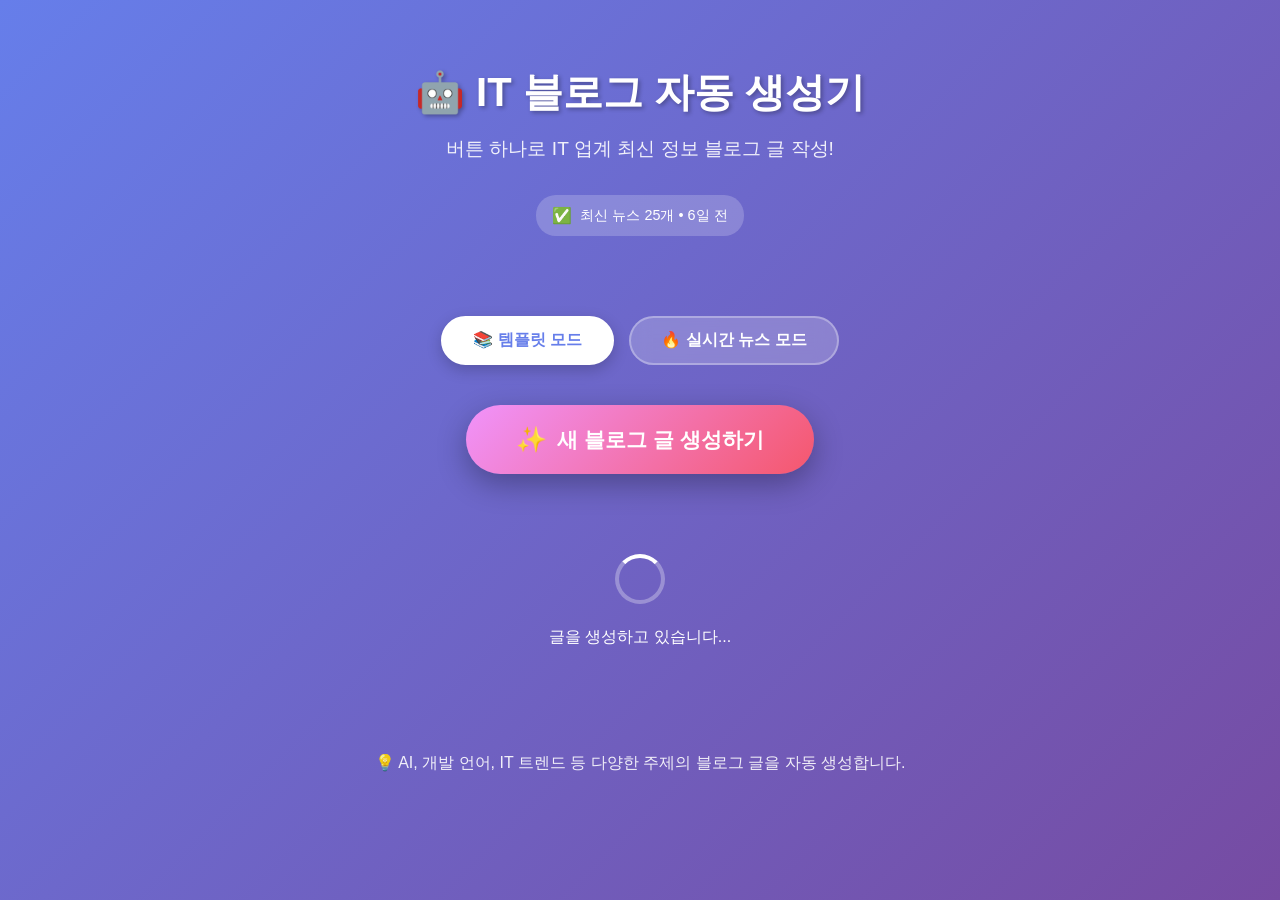
<file: index.html>
<!DOCTYPE html>
<html lang="ko">
<head>
    <meta charset="UTF-8">
    <meta name="viewport" content="width=device-width, initial-scale=1.0">
    <title>IT 블로그 자동 생성기 - 티스토리 글쓰기 도우미</title>
    <link rel="stylesheet" href="style.css">
</head>
<body>
    <div class="container">
        <header>
            <h1>🤖 IT 블로그 자동 생성기</h1>
            <p class="subtitle">버튼 하나로 IT 업계 최신 정보 블로그 글 작성!</p>
            <div class="news-status" id="newsStatus" title="클릭하여 뉴스 새로고침">
                <span class="status-icon">📡</span>
                <span class="status-text">최신 뉴스 로딩 중...</span>
            </div>
        </header>

        <div class="mode-selector">
            <button class="mode-btn active" data-mode="template">
                📚 템플릿 모드
            </button>
            <button class="mode-btn" data-mode="news">
                🔥 실시간 뉴스 모드
            </button>
        </div>

        <div class="button-container">
            <button id="generateBtn" class="generate-btn">
                <span class="btn-icon">✨</span>
                <span class="btn-text">새 블로그 글 생성하기</span>
            </button>
            <button id="updateNewsBtn" class="update-btn" style="display: none;">
                🔄 뉴스 업데이트
            </button>
        </div>

        <div id="newsPreview" class="news-preview" style="display: none;">
            <h3>📰 최근 IT 뉴스</h3>
            <div id="newsList" class="news-list"></div>
        </div>

        <div id="loading" class="loading" style="display: none;">
            <div class="spinner"></div>
            <p>글을 생성하고 있습니다...</p>
        </div>

        <div id="result" class="result-container" style="display: none;">
            <div class="result-header">
                <h2>생성된 블로그 글</h2>
                <div class="action-buttons">
                    <button id="copyBtn" class="action-btn">
                        📋 복사하기
                    </button>
                    <button id="downloadBtn" class="action-btn">
                        💾 다운로드
                    </button>
                </div>
            </div>

            <div class="blog-post">
                <div class="post-meta">
                    <span class="category" id="category"></span>
                    <span class="date" id="date"></span>
                </div>
                <h3 class="post-title" id="postTitle"></h3>
                <div class="post-content" id="postContent"></div>
                <div class="post-tags" id="postTags"></div>
            </div>
        </div>

        <footer>
            <p>💡 AI, 개발 언어, IT 트렌드 등 다양한 주제의 블로그 글을 자동 생성합니다.</p>
        </footer>
    </div>

    <div id="toast" class="toast"></div>

    <script src="script.js"></script>
</body>
</html>
</file>
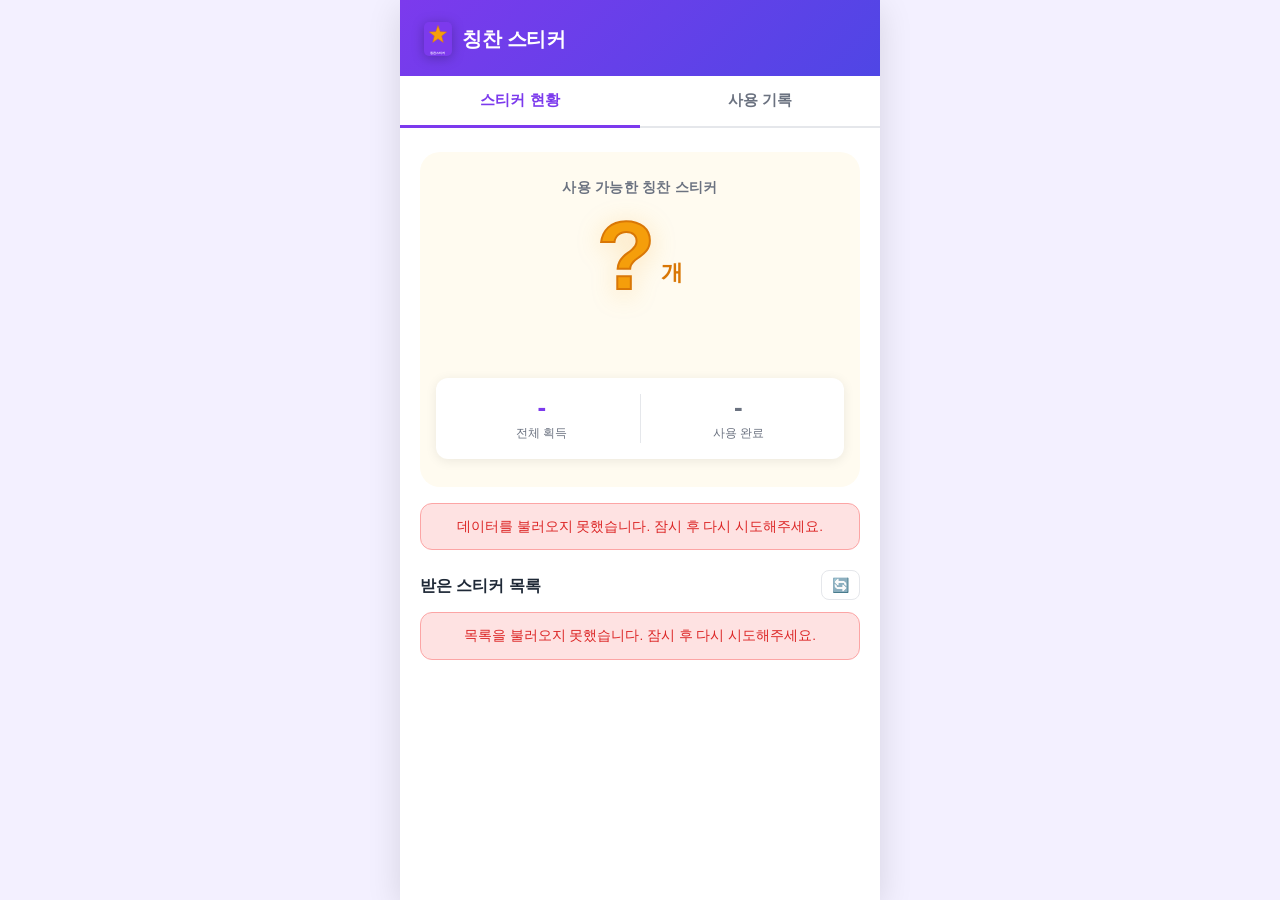
<file: sticker/index.html>
<!DOCTYPE html>
<html lang="ko">
<head>
  <meta charset="UTF-8">
  <meta name="viewport" content="width=device-width, initial-scale=1.0, maximum-scale=1.0, user-scalable=no">
  <title>칭찬 스티커</title>
  <link rel="icon" href="icon.svg" type="image/svg+xml">
  <link rel="manifest" href="manifest.json">
  <meta name="theme-color" content="#7C3AED">
  <meta name="mobile-web-app-capable" content="yes">
  <meta name="apple-mobile-web-app-capable" content="yes">
  <meta name="apple-mobile-web-app-title" content="칭찬스티커">
  <link rel="stylesheet" href="user.css">
</head>
<body>
  <div class="page">

    <header class="user-header">
      <div class="user-header-title">
        <img src="icon.svg" alt="칭찬스티커" class="user-header-icon-img">
        <span>칭찬 스티커</span>
      </div>
      <button id="header-install-btn" class="header-install-btn" style="display:none">
        ⬇ 설치
      </button>
    </header>

    <!-- 설치 배너 -->
    <div id="install-banner" style="display:none">
      <div class="install-banner-inner">
        <img src="icon.svg" alt="" class="install-banner-icon">
        <div class="install-banner-text">
          <strong>홈 화면에 앱으로 설치</strong>
          <span>더 빠르게 칭찬 스티커를 확인하세요</span>
        </div>
        <button id="install-btn" class="install-confirm-btn">설치</button>
        <button id="install-dismiss-btn" class="install-dismiss-btn">✕</button>
      </div>
    </div>

    <!-- 탭 바 -->
    <div class="user-tab-bar">
      <button class="user-tab-btn active" data-tab="status">스티커 현황</button>
      <button class="user-tab-btn" data-tab="history">사용 기록</button>
    </div>

    <main class="user-main">

      <!-- ── 탭 1: 스티커 현황 ── -->
      <div class="user-tab-pane" id="user-pane-status">
        <div class="status-card">
          <p class="status-label">사용 가능한 칭찬 스티커</p>
          <div class="status-big">
            <span class="status-number" id="available-count">·</span>
            <span class="status-unit">개</span>
          </div>
          <div class="star-display" id="star-display"></div>
          <div class="status-sub">
            <div class="status-sub-item">
              <span class="sub-num" id="total-count">-</span>
              <span class="sub-label">전체 획득</span>
            </div>
            <div class="status-sub-divider"></div>
            <div class="status-sub-item">
              <span class="sub-num used" id="used-count">-</span>
              <span class="sub-label">사용 완료</span>
            </div>
          </div>
        </div>

        <div class="error-banner" id="status-error" style="display:none">
          데이터를 불러오지 못했습니다. 잠시 후 다시 시도해주세요.
        </div>

        <div class="unused-section">
          <div class="unused-header">
            <h2 class="unused-title">받은 스티커 목록</h2>
            <button class="refresh-btn" id="unused-refresh-btn">🔄</button>
          </div>
          <div id="unused-list">
            <p class="loading-msg">로딩 중...</p>
          </div>
          <div class="error-banner" id="unused-error" style="display:none">
            목록을 불러오지 못했습니다. 잠시 후 다시 시도해주세요.
          </div>
        </div>
      </div>

      <!-- ── 탭 2: 사용 기록 ── -->
      <div class="user-tab-pane" id="user-pane-history" style="display:none">
        <div class="history-card">
          <div class="history-header">
            <h2 class="history-title">스티커 사용 기록</h2>
            <button class="refresh-btn" id="history-refresh-btn">🔄</button>
          </div>
          <div id="history-list">
            <p class="loading-msg">로딩 중...</p>
          </div>
        </div>

        <div class="error-banner" id="history-error" style="display:none">
          기록을 불러오지 못했습니다. 잠시 후 다시 시도해주세요.
        </div>
      </div>

    </main>
  </div>

  <script src="config.js"></script>
  <script src="user.js"></script>
  <script>
    if ('serviceWorker' in navigator) {
      navigator.serviceWorker.register('./sw.js');
    }
  </script>
</body>
</html>
</file>
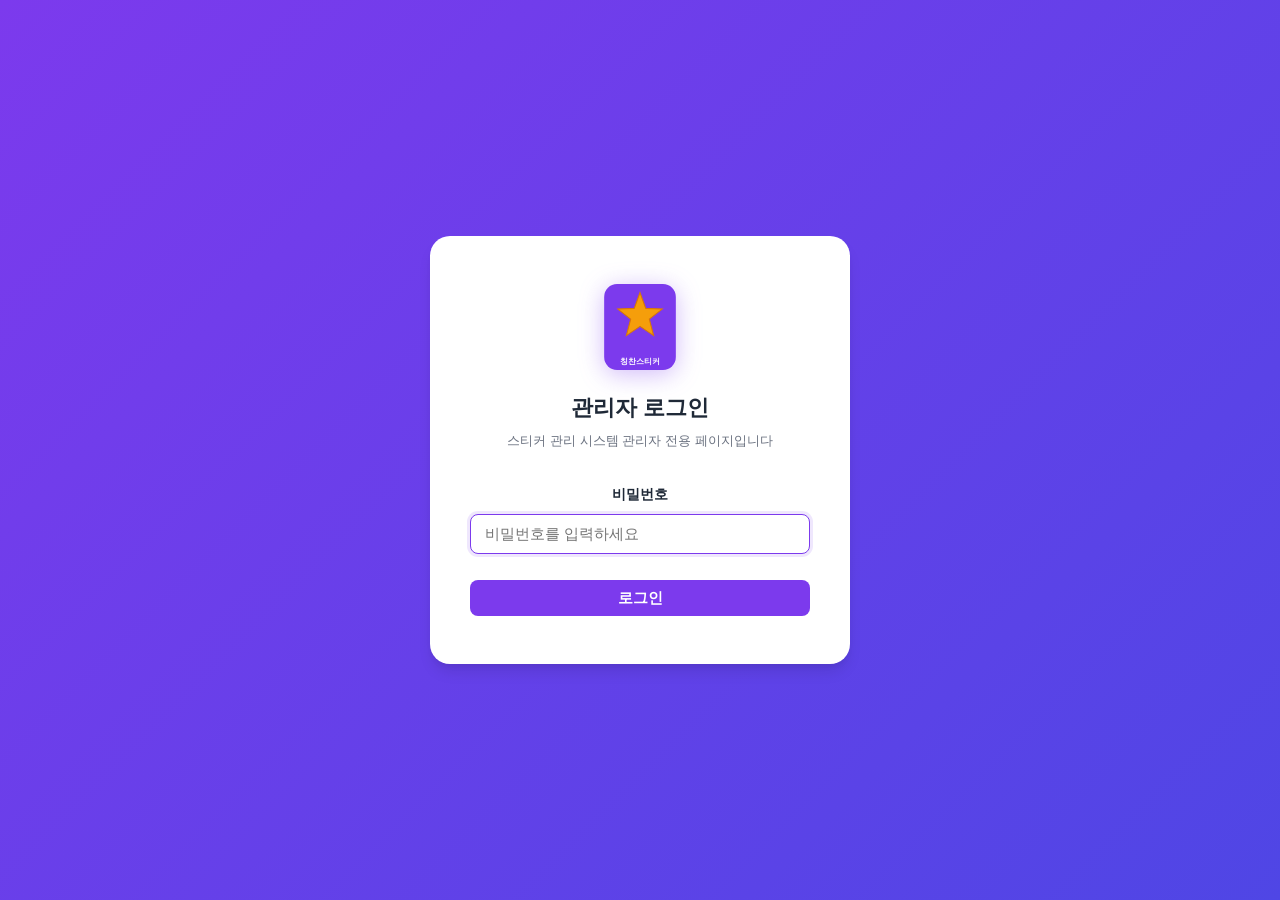
<file: sticker/admin.html>
<!DOCTYPE html>
<html lang="ko">
<head>
  <meta charset="UTF-8">
  <meta name="viewport" content="width=device-width, initial-scale=1.0, maximum-scale=1.0, user-scalable=no">
  <title>스티커 관리자</title>
  <link rel="icon" href="icon.svg" type="image/svg+xml">
  <link rel="manifest" href="manifest-admin.json">
  <meta name="theme-color" content="#7C3AED">
  <meta name="mobile-web-app-capable" content="yes">
  <meta name="apple-mobile-web-app-capable" content="yes">
  <meta name="apple-mobile-web-app-title" content="스티커관리">
  <link rel="stylesheet" href="admin.css">
</head>
<body>

  <!-- ===== 로그인 화면 ===== -->
  <div id="login-screen">
    <div class="login-card">
      <div class="login-logo">
        <img src="icon.svg" alt="칭찬스티커" width="72" height="86">
      </div>
      <h1>관리자 로그인</h1>
      <p>스티커 관리 시스템 관리자 전용 페이지입니다</p>
      <form id="login-form" autocomplete="off">
        <div class="field">
          <label for="pw-input">비밀번호</label>
          <input type="password" id="pw-input" placeholder="비밀번호를 입력하세요" autofocus>
        </div>
        <div class="msg error-msg" id="login-error" style="display:none"></div>
        <button type="submit" class="btn btn-primary full-width" id="login-btn">로그인</button>
      </form>
      <div class="setup-notice" id="setup-notice" style="display:none">
        <strong>⚙️ 설정 필요</strong><br>
        config.js에서 Apps Script URL을 설정해주세요.
      </div>
    </div>
  </div>

  <!-- ===== 관리자 대시보드 ===== -->
  <div id="dashboard" style="display:none">
    <header class="header">
      <div class="header-inner">
        <div class="header-title">
          <img src="icon.svg" alt="칭찬스티커" class="header-icon-img">
          <span>스티커 관리 시스템</span>
        </div>
        <button class="btn btn-ghost btn-sm" id="logout-btn">로그아웃</button>
      </div>
    </header>

    <main class="main">

      <!-- 요약 카드 -->
      <div class="summary-grid">
        <div class="summary-card total">
          <div class="summary-icon">🌟</div>
          <div class="summary-body">
            <div class="summary-num" id="count-total">-</div>
            <div class="summary-label">전체 스티커</div>
          </div>
        </div>
        <div class="summary-card available">
          <div class="summary-icon">✨</div>
          <div class="summary-body">
            <div class="summary-num" id="count-available">-</div>
            <div class="summary-label">사용 가능</div>
          </div>
        </div>
        <div class="summary-card used">
          <div class="summary-icon">🎯</div>
          <div class="summary-body">
            <div class="summary-num" id="count-used">-</div>
            <div class="summary-label">사용 완료</div>
          </div>
        </div>
      </div>

      <!-- 탭 버튼 -->
      <div class="tab-bar">
        <button class="tab-btn active" data-tab="add">➕ 스티커 등록</button>
        <button class="tab-btn" data-tab="use">🎯 스티커 사용</button>
        <button class="tab-btn" data-tab="presets">📋 프리셋 관리</button>
        <button class="tab-btn" data-tab="records">📊 칭찬 기록</button>
      </div>

      <!-- ─── 탭: 스티커 등록 ─── -->
      <div class="tab-pane active" id="pane-add">
        <div class="card">
          <h2 class="card-title">스티커 등록</h2>

          <div class="field">
            <button type="button" class="preset-toggle-btn" id="preset-toggle-btn">
              <span>📋 프리셋 선택</span>
              <span class="toggle-arrow" id="toggle-arrow">▼</span>
            </button>
            <div class="preset-panel" id="preset-panel" style="display:none">
              <div id="preset-chips" class="preset-chips">
                <p class="empty-msg small">등록된 프리셋이 없습니다.<br><a href="#" onclick="switchTab('presets'); return false;">프리셋 관리</a>에서 추가해주세요.</p>
              </div>
            </div>
          </div>

          <div class="field">
            <label for="add-reason-text">칭찬 사유</label>
            <textarea id="add-reason-text" rows="3" placeholder="칭찬 사유를 직접 입력하거나 위에서 프리셋을 선택하세요..."></textarea>
          </div>

          <div class="field">
            <label>스티커 개수</label>
            <div class="star-rating" id="star-rating">
              <button type="button" class="star filled" data-value="1">★</button>
              <button type="button" class="star" data-value="2">★</button>
              <button type="button" class="star" data-value="3">★</button>
              <button type="button" class="star" data-value="4">★</button>
              <button type="button" class="star" data-value="5">★</button>
            </div>
            <p class="star-hint"><span id="star-count-label">1</span>개 선택됨</p>
          </div>

          <div class="msg error-msg" id="add-error" style="display:none"></div>
          <div class="msg success-msg" id="add-success" style="display:none"></div>
          <button class="btn btn-primary" id="add-btn">등록하기</button>
        </div>
      </div>

      <!-- ─── 탭: 스티커 사용 ─── -->
      <div class="tab-pane" id="pane-use" style="display:none">
        <div class="card">
          <h2 class="card-title">스티커 사용</h2>
          <div class="info-row">
            현재 사용 가능한 스티커: <strong id="use-available">-</strong>개
          </div>
          <div class="field">
            <label for="use-count">사용 개수</label>
            <input type="number" id="use-count" min="1" placeholder="몇 개를 사용할까요?">
          </div>
          <div class="field">
            <label for="use-reason">사용 사유</label>
            <textarea id="use-reason" rows="3" placeholder="사용 사유를 입력하세요..."></textarea>
          </div>
          <div class="msg error-msg" id="use-error" style="display:none"></div>
          <div class="msg success-msg" id="use-success" style="display:none"></div>
          <button class="btn btn-secondary" id="use-btn">사용 등록</button>
        </div>
      </div>

      <!-- ─── 탭: 프리셋 관리 ─── -->
      <div class="tab-pane" id="pane-presets" style="display:none">
        <div class="card">
          <h2 class="card-title">프리셋 관리</h2>
          <p class="section-desc">프리셋은 스티커 등록 시 선택할 수 있는 미리 작성된 칭찬 사유입니다.<br>스프레드시트의 <strong>칭찬 목록</strong> 시트에 직접 추가해도 됩니다.</p>
          <div class="field">
            <label for="new-preset-text">프리셋 내용</label>
            <input type="text" id="new-preset-text" placeholder="새 프리셋 내용을 입력하세요...">
          </div>
          <div class="field">
            <label>기본 스티커 개수</label>
            <div class="mini-star-rating" id="new-preset-star-rating">
              <button type="button" class="mini-star filled" data-value="1">★</button>
              <button type="button" class="mini-star" data-value="2">★</button>
              <button type="button" class="mini-star" data-value="3">★</button>
              <button type="button" class="mini-star" data-value="4">★</button>
              <button type="button" class="mini-star" data-value="5">★</button>
            </div>
            <p class="star-hint"><span id="new-preset-star-label">1</span>개 선택됨</p>
          </div>
          <button class="btn btn-primary" id="new-preset-btn">추가</button>
          <div class="msg error-msg" id="preset-error" style="display:none"></div>
          <div class="msg success-msg" id="preset-success" style="display:none"></div>
          <div id="preset-list" class="preset-list">
            <p class="empty-msg">로딩 중...</p>
          </div>
        </div>
      </div>

      <!-- ─── 탭: 칭찬 기록 ─── -->
      <div class="tab-pane" id="pane-records" style="display:none">
        <div class="card">
          <div class="card-header-row">
            <h2 class="card-title">칭찬 기록</h2>
            <button class="btn btn-ghost btn-sm" id="refresh-btn">🔄 새로고침</button>
          </div>
          <div class="filter-row">
            <label class="checkbox-label">
              <input type="checkbox" id="filter-unused">
              <span>미사용 스티커만 보기</span>
            </label>
          </div>
          <div class="table-wrap">
            <table class="records-table">
              <thead>
                <tr>
                  <th>순서</th>
                  <th>등록 날짜</th>
                  <th>사유</th>
                  <th>사용 날짜</th>
                  <th>사용 사유</th>
                  <th>상태</th>
                </tr>
              </thead>
              <tbody id="records-body">
                <tr><td colspan="6" class="empty-msg">로딩 중...</td></tr>
              </tbody>
            </table>
          </div>
          <div class="records-summary" id="records-summary" style="display:none"></div>
        </div>
      </div>

    </main>
  </div>

  <script src="config.js"></script>
  <script src="admin.js"></script>
  <script>
    if ('serviceWorker' in navigator) {
      navigator.serviceWorker.register('./sw.js');
    }
  </script>
</body>
</html>
</file>
<file: style.css>
* {
    margin: 0;
    padding: 0;
    box-sizing: border-box;
}

body {
    font-family: 'Segoe UI', Tequila, Geneva, Verdana, sans-serif;
    background: linear-gradient(135deg, #667eea 0%, #764ba2 100%);
    min-height: 100vh;
    padding: 20px;
    line-height: 1.6;
}

.container {
    max-width: 900px;
    margin: 0 auto;
}

header {
    text-align: center;
    color: white;
    margin-bottom: 40px;
    padding: 40px 20px;
    animation: fadeInDown 0.8s ease-out;
}

header h1 {
    font-size: 2.5em;
    margin-bottom: 10px;
    text-shadow: 2px 2px 4px rgba(0, 0, 0, 0.3);
}

.subtitle {
    font-size: 1.2em;
    opacity: 0.9;
    margin-bottom: 15px;
}

.news-status {
    display: inline-flex;
    align-items: center;
    gap: 8px;
    background: rgba(255, 255, 255, 0.2);
    padding: 8px 16px;
    border-radius: 20px;
    font-size: 0.9em;
    margin-top: 15px;
    cursor: pointer;
    transition: all 0.3s ease;
}

.news-status:hover {
    background: rgba(255, 255, 255, 0.3);
    transform: translateY(-2px);
    box-shadow: 0 4px 12px rgba(0, 0, 0, 0.2);
}

.news-status:active {
    transform: translateY(0);
}

.status-icon {
    font-size: 1.1em;
}

.mode-selector {
    display: flex;
    justify-content: center;
    gap: 15px;
    margin: 30px 0;
    animation: fadeIn 1s ease-out;
}

.mode-btn {
    background: rgba(255, 255, 255, 0.2);
    color: white;
    border: 2px solid rgba(255, 255, 255, 0.3);
    padding: 12px 30px;
    font-size: 1em;
    font-weight: 600;
    border-radius: 25px;
    cursor: pointer;
    transition: all 0.3s ease;
    backdrop-filter: blur(10px);
}

.mode-btn:hover {
    background: rgba(255, 255, 255, 0.3);
    transform: translateY(-2px);
}

.mode-btn.active {
    background: white;
    color: #667eea;
    border-color: white;
    box-shadow: 0 5px 15px rgba(0, 0, 0, 0.2);
}

.button-container {
    text-align: center;
    margin: 40px 0;
    animation: fadeIn 1s ease-out;
    display: flex;
    justify-content: center;
    gap: 15px;
    flex-wrap: wrap;
}

.update-btn {
    background: linear-gradient(135deg, #56ab2f 0%, #a8e063 100%);
    color: white;
    border: none;
    padding: 15px 35px;
    font-size: 1em;
    font-weight: bold;
    border-radius: 50px;
    cursor: pointer;
    box-shadow: 0 10px 30px rgba(0, 0, 0, 0.3);
    transition: all 0.3s ease;
    display: inline-flex;
    align-items: center;
    gap: 8px;
}

.update-btn:hover {
    transform: translateY(-3px);
    box-shadow: 0 15px 40px rgba(0, 0, 0, 0.4);
}

.update-btn:disabled {
    opacity: 0.6;
    cursor: not-allowed;
}

.news-preview {
    background: white;
    border-radius: 20px;
    padding: 30px;
    margin: 30px 0;
    box-shadow: 0 10px 30px rgba(0, 0, 0, 0.2);
    animation: fadeInUp 0.6s ease-out;
}

.news-preview h3 {
    color: #333;
    margin-bottom: 20px;
    font-size: 1.5em;
}

.news-list {
    display: grid;
    gap: 15px;
}

.news-item {
    background: #f8f9fa;
    border-radius: 12px;
    padding: 20px;
    cursor: pointer;
    transition: all 0.3s ease;
    border: 2px solid transparent;
}

.news-item:hover {
    background: #e9ecef;
    transform: translateX(5px);
    border-color: #667eea;
}

.news-item.selected {
    background: #e8eaf6;
    border-color: #667eea;
    box-shadow: 0 3px 10px rgba(102, 126, 234, 0.2);
}

.news-item-header {
    display: flex;
    justify-content: space-between;
    align-items: start;
    margin-bottom: 10px;
    gap: 10px;
}

.news-item-category {
    background: linear-gradient(135deg, #667eea 0%, #764ba2 100%);
    color: white;
    padding: 4px 12px;
    border-radius: 12px;
    font-size: 0.8em;
    font-weight: 600;
    white-space: nowrap;
}

.news-item-source {
    color: #888;
    font-size: 0.85em;
}

.news-item-title {
    color: #222;
    font-size: 1.05em;
    font-weight: 600;
    margin-bottom: 8px;
    line-height: 1.4;
}

.news-item-summary {
    color: #666;
    font-size: 0.9em;
    line-height: 1.6;
    margin-bottom: 10px;
}

.news-item-keywords {
    display: flex;
    flex-wrap: wrap;
    gap: 6px;
}

.news-keyword {
    background: #dee2e6;
    color: #495057;
    padding: 3px 10px;
    border-radius: 10px;
    font-size: 0.75em;
    font-weight: 500;
}

.generate-btn {
    background: linear-gradient(135deg, #f093fb 0%, #f5576c 100%);
    color: white;
    border: none;
    padding: 20px 50px;
    font-size: 1.3em;
    font-weight: bold;
    border-radius: 50px;
    cursor: pointer;
    box-shadow: 0 10px 30px rgba(0, 0, 0, 0.3);
    transition: all 0.3s ease;
    display: inline-flex;
    align-items: center;
    gap: 10px;
}

.generate-btn:hover {
    transform: translateY(-3px);
    box-shadow: 0 15px 40px rgba(0, 0, 0, 0.4);
}

.generate-btn:active {
    transform: translateY(-1px);
}

.btn-icon {
    font-size: 1.2em;
    animation: pulse 2s ease-in-out infinite;
}

@keyframes pulse {
    0%, 100% {
        transform: scale(1);
    }
    50% {
        transform: scale(1.2);
    }
}

.loading {
    text-align: center;
    color: white;
    padding: 40px;
    animation: fadeIn 0.5s ease-out;
}

.spinner {
    border: 4px solid rgba(255, 255, 255, 0.3);
    border-top: 4px solid white;
    border-radius: 50%;
    width: 50px;
    height: 50px;
    animation: spin 1s linear infinite;
    margin: 0 auto 20px;
}

@keyframes spin {
    0% { transform: rotate(0deg); }
    100% { transform: rotate(360deg); }
}

.result-container {
    background: white;
    border-radius: 20px;
    padding: 30px;
    box-shadow: 0 20px 60px rgba(0, 0, 0, 0.3);
    animation: fadeInUp 0.6s ease-out;
}

.result-header {
    display: flex;
    justify-content: space-between;
    align-items: center;
    margin-bottom: 20px;
    flex-wrap: wrap;
    gap: 15px;
}

.result-header h2 {
    color: #333;
    font-size: 1.8em;
}

.action-buttons {
    display: flex;
    gap: 10px;
}

.action-btn {
    background: linear-gradient(135deg, #667eea 0%, #764ba2 100%);
    color: white;
    border: none;
    padding: 10px 20px;
    border-radius: 25px;
    cursor: pointer;
    font-size: 0.95em;
    font-weight: 600;
    transition: all 0.3s ease;
}

.action-btn:hover {
    transform: translateY(-2px);
    box-shadow: 0 5px 15px rgba(102, 126, 234, 0.4);
}

.blog-post {
    border: 2px solid #f0f0f0;
    border-radius: 15px;
    padding: 30px;
    background: #fafafa;
}

.post-meta {
    display: flex;
    gap: 15px;
    margin-bottom: 15px;
    flex-wrap: wrap;
}

.category {
    background: linear-gradient(135deg, #667eea 0%, #764ba2 100%);
    color: white;
    padding: 5px 15px;
    border-radius: 20px;
    font-size: 0.9em;
    font-weight: 600;
}

.date {
    color: #888;
    font-size: 0.9em;
    display: flex;
    align-items: center;
}

.post-title {
    color: #222;
    font-size: 1.8em;
    margin-bottom: 20px;
    line-height: 1.4;
}

.post-content {
    color: #444;
    font-size: 1.05em;
    line-height: 1.8;
    margin-bottom: 20px;
}

.post-content h4 {
    color: #333;
    margin: 25px 0 15px;
    font-size: 1.3em;
}

.post-content p {
    margin-bottom: 15px;
}

.post-content ul, .post-content ol {
    margin-left: 25px;
    margin-bottom: 15px;
}

.post-content li {
    margin-bottom: 8px;
}

.post-content strong {
    color: #667eea;
    font-weight: 600;
}

.post-tags {
    display: flex;
    flex-wrap: wrap;
    gap: 8px;
    margin-top: 20px;
    padding-top: 20px;
    border-top: 2px solid #e0e0e0;
}

.tag {
    background: #e8eaf6;
    color: #5c6bc0;
    padding: 5px 12px;
    border-radius: 15px;
    font-size: 0.85em;
    font-weight: 500;
}

footer {
    text-align: center;
    color: white;
    margin-top: 40px;
    padding: 20px;
    opacity: 0.9;
}

.toast {
    position: fixed;
    bottom: 30px;
    left: 50%;
    transform: translateX(-50%);
    background: #333;
    color: white;
    padding: 15px 30px;
    border-radius: 30px;
    box-shadow: 0 5px 20px rgba(0, 0, 0, 0.3);
    opacity: 0;
    transition: opacity 0.3s ease;
    z-index: 1000;
}

.toast.show {
    opacity: 1;
}

@keyframes fadeIn {
    from {
        opacity: 0;
    }
    to {
        opacity: 1;
    }
}

@keyframes fadeInDown {
    from {
        opacity: 0;
        transform: translateY(-30px);
    }
    to {
        opacity: 1;
        transform: translateY(0);
    }
}

@keyframes fadeInUp {
    from {
        opacity: 0;
        transform: translateY(30px);
    }
    to {
        opacity: 1;
        transform: translateY(0);
    }
}

@media (max-width: 768px) {
    header h1 {
        font-size: 2em;
    }

    .subtitle {
        font-size: 1em;
    }

    .generate-btn {
        padding: 15px 35px;
        font-size: 1.1em;
    }

    .result-header {
        flex-direction: column;
        align-items: flex-start;
    }

    .post-title {
        font-size: 1.5em;
    }

    .blog-post {
        padding: 20px;
    }
}
</file>
<file: sticker/user.css>
/* ===================== 변수 ===================== */
:root {
  --star:         #F59E0B;
  --star-dark:    #D97706;
  --star-light:   #FEF3C7;
  --primary:      #7C3AED;
  --primary-light:#EDE9FE;
  --used:         #6B7280;
  --bg:           #FFFBF0;
  --surface:      #FFFFFF;
  --text:         #1F2937;
  --text-muted:   #6B7280;
  --border:       #E5E7EB;
  --radius:       20px;
  --radius-sm:    12px;
  --shadow:       0 2px 12px rgba(0,0,0,.08);
  --shadow-lg:    0 8px 32px rgba(0,0,0,.12);
}

*, *::before, *::after { box-sizing: border-box; margin: 0; padding: 0; }

body {
  font-family: -apple-system, BlinkMacSystemFont, 'Segoe UI', 'Noto Sans KR', 'Apple SD Gothic Neo', sans-serif;
  background: #F3F0FF;
  min-height: 100vh;
  color: var(--text);
  line-height: 1.6;
}

/* ===================== 레이아웃 ===================== */
.page {
  max-width: 480px;
  margin: 0 auto;
  min-height: 100vh;
  background: white;
  box-shadow: var(--shadow-lg);
}

/* ===================== 헤더 ===================== */
.user-header {
  background: linear-gradient(135deg, #7C3AED 0%, #4F46E5 100%);
  padding: 22px 24px 20px;
  display: flex;
  align-items: center;
  justify-content: space-between;
}

.header-install-btn {
  background: rgba(255,255,255,.2);
  color: white;
  border: 1px solid rgba(255,255,255,.4);
  border-radius: 8px;
  padding: 7px 13px;
  font-size: 12.5px;
  font-weight: 700;
  cursor: pointer;
  font-family: inherit;
  align-items: center;
  gap: 4px;
  white-space: nowrap;
  flex-shrink: 0;
  transition: background .15s;
}
.header-install-btn:active { background: rgba(255,255,255,.35); }

/* ── 설치 배너 ── */
#install-banner {
  background: linear-gradient(135deg, #6D28D9 0%, #4338CA 100%);
  padding: 12px 16px;
  border-bottom: 1px solid rgba(255,255,255,.1);
}

.install-banner-inner {
  display: flex;
  align-items: center;
  gap: 10px;
  max-width: 480px;
  margin: 0 auto;
}

.install-banner-icon {
  width: 34px;
  height: 41px;
  flex-shrink: 0;
  filter: drop-shadow(0 2px 6px rgba(0,0,0,.25));
}

.install-banner-text {
  flex: 1;
  min-width: 0;
  display: flex;
  flex-direction: column;
  gap: 1px;
  color: white;
}

.install-banner-text strong {
  font-size: 13.5px;
  font-weight: 800;
}

.install-banner-text span {
  font-size: 11px;
  opacity: .85;
}

.install-confirm-btn {
  background: white;
  color: #7C3AED;
  border: none;
  border-radius: 8px;
  padding: 8px 16px;
  font-size: 13.5px;
  font-weight: 700;
  cursor: pointer;
  flex-shrink: 0;
  font-family: inherit;
  transition: transform .1s;
}
.install-confirm-btn:active { transform: scale(.96); }

.install-dismiss-btn {
  background: rgba(255,255,255,.2);
  color: white;
  border: none;
  border-radius: 6px;
  width: 28px;
  height: 28px;
  font-size: 13px;
  cursor: pointer;
  display: flex;
  align-items: center;
  justify-content: center;
  flex-shrink: 0;
  font-family: inherit;
  transition: background .15s;
}
.install-dismiss-btn:hover { background: rgba(255,255,255,.3); }

.user-header-title {
  display: flex;
  align-items: center;
  gap: 10px;
  font-size: 20px;
  font-weight: 800;
  color: white;
  letter-spacing: -.3px;
}

.user-header-icon {
  font-size: 26px;
  filter: drop-shadow(0 2px 6px rgba(0,0,0,.2));
}

.user-header-icon-img {
  width: 28px;
  height: 34px;
  object-fit: contain;
  filter: drop-shadow(0 2px 6px rgba(0,0,0,.25));
}

/* ===================== 탭 바 ===================== */
.user-tab-bar {
  display: flex;
  background: white;
  border-bottom: 2px solid var(--border);
  position: sticky;
  top: 0;
  z-index: 10;
}

.user-tab-btn {
  flex: 1;
  padding: 15px 10px;
  background: none;
  border: none;
  border-bottom: 3px solid transparent;
  margin-bottom: -2px;
  font-size: 15px;
  font-weight: 600;
  color: var(--text-muted);
  cursor: pointer;
  font-family: inherit;
  transition: color .2s, border-color .2s;
}

.user-tab-btn.active {
  color: var(--primary);
  border-bottom-color: var(--primary);
}

/* ===================== 메인 ===================== */
.user-main {
  padding: 24px 20px 48px;
}

/* ===================== 현황 탭 ===================== */
.status-card {
  text-align: center;
  padding: 24px 16px 28px;
  background: var(--bg);
  border-radius: var(--radius);
  margin-bottom: 16px;
}

.status-label {
  font-size: 14px;
  font-weight: 600;
  color: var(--text-muted);
  margin-bottom: 10px;
  letter-spacing: .02em;
}

.status-big {
  display: flex;
  align-items: flex-end;
  justify-content: center;
  gap: 6px;
  margin-bottom: 6px;
}

.status-number {
  font-size: 96px;
  font-weight: 900;
  color: var(--star);
  line-height: 1;
  -webkit-text-stroke: 2px var(--star-dark);
  filter: drop-shadow(0 4px 12px rgba(245,158,11,.25));
  transition: all .4s cubic-bezier(.34,1.56,.64,1);
}

.status-unit {
  font-size: 22px;
  font-weight: 700;
  color: var(--star-dark);
  padding-bottom: 14px;
}

/* 별 표시 영역 */
.star-display {
  display: flex;
  flex-wrap: wrap;
  justify-content: center;
  gap: 4px;
  padding: 16px 8px;
  min-height: 60px;
  align-content: flex-start;
}

.display-star {
  font-size: 26px;
  display: inline-block;
  animation: star-pop .35s cubic-bezier(.34,1.56,.64,1) both;
}

@keyframes star-pop {
  from { transform: scale(0) rotate(-15deg); opacity: 0; }
  to   { transform: scale(1) rotate(0deg);   opacity: 1; }
}

.star-more {
  display: inline-flex;
  align-items: center;
  justify-content: center;
  background: var(--star);
  color: white;
  font-size: 13px;
  font-weight: 800;
  padding: 4px 10px;
  border-radius: 100px;
  align-self: center;
  margin-left: 4px;
}

.no-sticker-msg {
  color: var(--text-muted);
  font-size: 15px;
  padding: 8px;
}

/* 하단 통계 */
.status-sub {
  display: flex;
  align-items: stretch;
  background: white;
  border-radius: var(--radius-sm);
  padding: 16px 24px;
  margin-top: 8px;
  box-shadow: var(--shadow);
}

.status-sub-item {
  flex: 1;
  display: flex;
  flex-direction: column;
  align-items: center;
  gap: 4px;
}

.status-sub-divider {
  width: 1px;
  background: var(--border);
  margin: 0 16px;
  flex-shrink: 0;
}

.sub-num {
  font-size: 26px;
  font-weight: 800;
  color: var(--primary);
  line-height: 1;
}
.sub-num.used { color: var(--used); }

.sub-label {
  font-size: 11.5px;
  color: var(--text-muted);
  font-weight: 500;
}

/* ===================== 받은 스티커 목록 ===================== */
.unused-section {
  margin-top: 20px;
}

.unused-header {
  display: flex;
  align-items: center;
  justify-content: space-between;
  margin-bottom: 12px;
}

.unused-title {
  font-size: 16px;
  font-weight: 700;
  color: var(--text);
}

.no-reason {
  color: var(--text-muted) !important;
  font-weight: 500 !important;
  font-style: italic;
}

/* ===================== 사용 기록 탭 ===================== */
.history-card {
  background: white;
}

.history-header {
  display: flex;
  align-items: center;
  justify-content: space-between;
  margin-bottom: 16px;
}

.history-title {
  font-size: 16px;
  font-weight: 700;
  color: var(--text);
}

.refresh-btn {
  background: none;
  border: 1px solid var(--border);
  border-radius: 8px;
  padding: 6px 10px;
  font-size: 14px;
  cursor: pointer;
  transition: background .15s;
}
.refresh-btn:hover { background: var(--bg); }

.history-item {
  display: flex;
  align-items: center;
  padding: 14px 16px;
  background: var(--bg);
  border-radius: var(--radius-sm);
  margin-bottom: 10px;
  gap: 12px;
  transition: transform .15s;
}
.history-item:hover { transform: translateX(3px); }

.history-info {
  flex: 1;
  display: flex;
  flex-direction: column;
  gap: 2px;
  min-width: 0;
}

.history-reason {
  font-size: 14px;
  font-weight: 700;
  color: var(--text);
  overflow: hidden;
  text-overflow: ellipsis;
  white-space: nowrap;
}

.history-date {
  font-size: 11.5px;
  font-weight: 500;
  color: var(--text-muted);
  white-space: nowrap;
}

.history-count-badge {
  background: var(--star-light);
  color: var(--star-dark);
  font-size: 13px;
  font-weight: 800;
  padding: 4px 10px;
  border-radius: 100px;
  white-space: nowrap;
  flex-shrink: 0;
}

/* ===================== 공통 ===================== */
.empty-msg,
.loading-msg {
  text-align: center;
  color: var(--text-muted);
  font-size: 15px;
  padding: 48px 20px;
  line-height: 1.8;
}

.error-banner {
  background: #FEE2E2;
  color: #DC2626;
  border: 1px solid #FCA5A5;
  border-radius: var(--radius-sm);
  padding: 12px 16px;
  font-size: 13.5px;
  margin-top: 12px;
  text-align: center;
}
</file>
<file: sticker/admin.css>
/* ===================== CSS 변수 ===================== */
:root {
  --primary:        #7C3AED;
  --primary-dark:   #6D28D9;
  --primary-light:  #EDE9FE;
  --secondary:      #059669;
  --secondary-dark: #047857;
  --secondary-light:#D1FAE5;
  --warning:        #D97706;
  --warning-light:  #FEF3C7;
  --error:          #DC2626;
  --error-light:    #FEE2E2;
  --success:        #059669;
  --success-light:  #D1FAE5;
  --bg:             #F5F3FF;
  --surface:        #FFFFFF;
  --text:           #1F2937;
  --text-muted:     #6B7280;
  --border:         #E5E7EB;
  --radius:         12px;
  --radius-sm:      8px;
  --shadow:         0 1px 3px rgba(0,0,0,.10), 0 1px 2px rgba(0,0,0,.06);
  --shadow-md:      0 4px 6px -1px rgba(0,0,0,.10), 0 2px 4px -1px rgba(0,0,0,.06);
  --shadow-lg:      0 10px 15px -3px rgba(0,0,0,.10), 0 4px 6px -2px rgba(0,0,0,.05);
}

*, *::before, *::after { box-sizing: border-box; margin: 0; padding: 0; }

body {
  font-family: -apple-system, BlinkMacSystemFont, 'Segoe UI', 'Noto Sans KR', 'Apple SD Gothic Neo', sans-serif;
  background: var(--bg);
  color: var(--text);
  min-height: 100vh;
  line-height: 1.6;
  font-size: 15px;
}

/* ===================== 로그인 화면 ===================== */
#login-screen {
  min-height: 100vh;
  display: flex;
  align-items: center;
  justify-content: center;
  background: linear-gradient(135deg, #7C3AED 0%, #4F46E5 100%);
  padding: 24px;
}

.login-card {
  background: white;
  border-radius: 20px;
  padding: 48px 40px;
  width: 100%;
  max-width: 420px;
  box-shadow: var(--shadow-lg);
  text-align: center;
}

.login-logo {
  margin-bottom: 20px;
  display: flex;
  justify-content: center;
}
.login-logo img {
  filter: drop-shadow(0 4px 12px rgba(124,58,237,.35));
}

.login-card h1 {
  font-size: 22px;
  font-weight: 700;
  color: var(--text);
  margin-bottom: 6px;
}

.login-card > p {
  color: var(--text-muted);
  font-size: 13px;
  margin-bottom: 32px;
}

.setup-notice {
  margin-top: 20px;
  padding: 12px 16px;
  background: var(--warning-light);
  border: 1px solid #FCD34D;
  border-radius: var(--radius-sm);
  font-size: 13px;
  color: var(--warning);
  text-align: left;
  line-height: 1.6;
}

/* ===================== 헤더 ===================== */
.header {
  background: white;
  border-bottom: 1px solid var(--border);
  position: sticky;
  top: 0;
  z-index: 100;
  box-shadow: var(--shadow);
}

.header-inner {
  max-width: 1100px;
  margin: 0 auto;
  padding: 0 24px;
  height: 64px;
  display: flex;
  align-items: center;
  justify-content: space-between;
}

.header-title {
  display: flex;
  align-items: center;
  gap: 10px;
  font-size: 17px;
  font-weight: 700;
  color: var(--primary);
}

.header-icon { font-size: 22px; }
.header-icon-img { width: 28px; height: 34px; object-fit: contain; }

/* ===================== 메인 ===================== */
.main {
  max-width: 1100px;
  margin: 0 auto;
  padding: 28px 24px 48px;
}

/* ===================== 요약 카드 ===================== */
.summary-grid {
  display: grid;
  grid-template-columns: repeat(3, 1fr);
  gap: 16px;
  margin-bottom: 28px;
}

.summary-card {
  background: white;
  border-radius: var(--radius);
  padding: 22px 24px;
  display: flex;
  align-items: center;
  gap: 16px;
  box-shadow: var(--shadow);
  border-left: 4px solid transparent;
  transition: transform .15s, box-shadow .15s;
}
.summary-card:hover { transform: translateY(-2px); box-shadow: var(--shadow-md); }

.summary-card.total     { border-left-color: var(--primary); }
.summary-card.available { border-left-color: var(--secondary); }
.summary-card.used      { border-left-color: var(--warning); }

.summary-icon { font-size: 34px; }

.summary-num {
  font-size: 34px;
  font-weight: 800;
  line-height: 1;
}
.summary-card.total     .summary-num { color: var(--primary); }
.summary-card.available .summary-num { color: var(--secondary); }
.summary-card.used      .summary-num { color: var(--warning); }

.summary-label {
  font-size: 12px;
  color: var(--text-muted);
  margin-top: 4px;
  font-weight: 500;
}

/* ===================== 탭 바 ===================== */
.tab-bar {
  display: flex;
  gap: 4px;
  background: white;
  border-radius: var(--radius);
  padding: 6px;
  margin-bottom: 20px;
  box-shadow: var(--shadow);
  overflow-x: auto;
  scrollbar-width: none;
}
.tab-bar::-webkit-scrollbar { display: none; }

.tab-btn {
  flex: 1;
  padding: 10px 14px;
  background: transparent;
  border: none;
  border-radius: var(--radius-sm);
  font-size: 13.5px;
  font-weight: 600;
  color: var(--text-muted);
  cursor: pointer;
  transition: all .2s;
  white-space: nowrap;
  font-family: inherit;
}
.tab-btn.active {
  background: var(--primary);
  color: white;
  box-shadow: var(--shadow);
}
.tab-btn:hover:not(.active) {
  background: var(--primary-light);
  color: var(--primary);
}

/* ===================== 카드 ===================== */
.card {
  background: white;
  border-radius: var(--radius);
  padding: 32px;
  box-shadow: var(--shadow);
}

.card-title {
  font-size: 17px;
  font-weight: 700;
  color: var(--text);
  margin-bottom: 22px;
}

.card-header-row {
  display: flex;
  align-items: center;
  justify-content: space-between;
  margin-bottom: 20px;
}
.card-header-row .card-title { margin-bottom: 0; }

.section-desc {
  font-size: 13px;
  color: var(--text-muted);
  margin-bottom: 20px;
  line-height: 1.7;
}

/* ===================== 폼 요소 ===================== */
.field { margin-bottom: 20px; }

.field label {
  display: block;
  font-size: 13.5px;
  font-weight: 600;
  color: var(--text);
  margin-bottom: 8px;
}

.field-hint {
  font-size: 12px;
  color: var(--text-muted);
  margin-top: 6px;
}
.field-hint a { color: var(--primary); text-decoration: none; }
.field-hint a:hover { text-decoration: underline; }

input[type="text"],
input[type="password"],
input[type="number"],
textarea,
select {
  width: 100%;
  padding: 11px 14px;
  border: 1.5px solid var(--border);
  border-radius: var(--radius-sm);
  font-size: 14.5px;
  font-family: inherit;
  color: var(--text);
  background: white;
  transition: border-color .2s, box-shadow .2s;
  outline: none;
  -webkit-appearance: none;
  appearance: none;
}
input:focus, textarea:focus, select:focus {
  border-color: var(--primary);
  box-shadow: 0 0 0 3px rgba(124,58,237,.12);
}
textarea { resize: vertical; min-height: 80px; }

/* 체크박스 */
.checkbox-label {
  display: flex;
  align-items: center;
  gap: 8px;
  cursor: pointer;
  font-size: 14px;
}
.checkbox-label input[type="checkbox"] {
  width: 16px;
  height: 16px;
  accent-color: var(--primary);
  cursor: pointer;
  flex-shrink: 0;
}

/* ===================== 버튼 ===================== */
.btn {
  display: inline-flex;
  align-items: center;
  justify-content: center;
  gap: 6px;
  padding: 11px 24px;
  border: none;
  border-radius: var(--radius-sm);
  font-size: 14.5px;
  font-weight: 600;
  font-family: inherit;
  cursor: pointer;
  transition: all .18s;
  text-decoration: none;
  line-height: 1;
  white-space: nowrap;
}
.btn:disabled { opacity: .55; cursor: not-allowed; transform: none !important; box-shadow: none !important; }
.btn:active:not(:disabled) { transform: scale(.97); }

.btn-primary { background: var(--primary); color: white; }
.btn-primary:hover:not(:disabled) {
  background: var(--primary-dark);
  transform: translateY(-1px);
  box-shadow: var(--shadow-md);
}

.btn-secondary { background: var(--secondary); color: white; }
.btn-secondary:hover:not(:disabled) {
  background: var(--secondary-dark);
  transform: translateY(-1px);
  box-shadow: var(--shadow-md);
}

.btn-ghost {
  background: transparent;
  color: var(--text-muted);
  border: 1.5px solid var(--border);
}
.btn-ghost:hover:not(:disabled) {
  background: var(--bg);
  color: var(--text);
  border-color: #D1D5DB;
}

.btn-danger { background: var(--error); color: white; }
.btn-danger:hover:not(:disabled) { background: #B91C1C; }

.btn-sm { padding: 7px 14px; font-size: 13px; }
.full-width { width: 100%; margin-top: 6px; }

/* ===================== 메시지 ===================== */
.msg {
  padding: 11px 14px;
  border-radius: var(--radius-sm);
  font-size: 13.5px;
  margin-bottom: 16px;
  line-height: 1.5;
}
.error-msg   { background: var(--error-light);   color: var(--error);   border: 1px solid #FCA5A5; }
.success-msg { background: var(--success-light);  color: var(--success); border: 1px solid #6EE7B7; }

/* ===================== 정보 배너 ===================== */
.info-row {
  background: var(--primary-light);
  color: var(--primary-dark);
  padding: 14px 18px;
  border-radius: var(--radius-sm);
  font-size: 14px;
  margin-bottom: 22px;
  border: 1px solid #C4B5FD;
}
.info-row strong { font-size: 22px; font-weight: 800; margin: 0 4px; }

/* ===================== 프리셋 토글 (등록 탭) ===================== */
.preset-toggle-btn {
  width: 100%;
  padding: 11px 16px;
  background: var(--primary-light);
  border: 1.5px solid #C4B5FD;
  border-radius: var(--radius-sm);
  font-size: 14px;
  font-weight: 600;
  color: var(--primary-dark);
  cursor: pointer;
  font-family: inherit;
  display: flex;
  justify-content: space-between;
  align-items: center;
  transition: background .2s;
}
.preset-toggle-btn:hover { background: #DDD6FE; }

.toggle-arrow {
  font-size: 11px;
  transition: transform .22s;
  display: inline-block;
}
.toggle-arrow.open { transform: rotate(180deg); }

.preset-panel {
  margin-top: 8px;
  padding: 14px;
  background: var(--bg);
  border: 1.5px solid var(--border);
  border-radius: var(--radius-sm);
  max-height: 220px;
  overflow-y: auto;
}

.preset-chips {
  display: flex;
  flex-wrap: wrap;
  gap: 8px;
}

.preset-chip {
  padding: 8px 16px;
  background: white;
  border: 1.5px solid #C4B5FD;
  border-radius: 100px;
  font-size: 13.5px;
  color: var(--primary-dark);
  cursor: pointer;
  font-family: inherit;
  font-weight: 500;
  transition: all .15s;
  line-height: 1.4;
}
.preset-chip:hover {
  background: var(--primary);
  color: white;
  border-color: var(--primary);
  transform: translateY(-1px);
  box-shadow: var(--shadow);
}
.preset-chip:active { transform: scale(.96); }

.chip-stars {
  font-size: 11px;
  color: #F59E0B;
  margin-left: 2px;
  letter-spacing: 1px;
}
.preset-chip:hover .chip-stars { color: #FDE68A; }

.empty-msg.small { padding: 8px 4px; font-size: 13px; text-align: left; }
.empty-msg.small a { color: var(--primary); text-decoration: none; }
.empty-msg.small a:hover { text-decoration: underline; }

/* ===================== 별점 (스티커 개수) ===================== */
.star-rating {
  display: flex;
  gap: 4px;
  margin-top: 4px;
}

.star {
  font-size: 36px;
  color: #D1D5DB;
  background: none;
  border: none;
  cursor: pointer;
  padding: 2px 4px;
  line-height: 1;
  font-family: inherit;
  transition: color .12s, transform .1s;
  -webkit-text-stroke: 1px #D1D5DB;
}
.star.filled {
  color: #F59E0B;
  -webkit-text-stroke: 1px #D97706;
}
.star.preview {
  color: #FCD34D;
  -webkit-text-stroke: 1px #F59E0B;
}
.star:active { transform: scale(.88); }

.star-hint {
  font-size: 13px;
  color: var(--text-muted);
  margin-top: 8px;
}
.star-hint span { font-weight: 700; color: var(--primary); }

/* ===================== 프리셋 관리 ===================== */
.preset-list {
  display: flex;
  flex-direction: column;
  gap: 8px;
  margin-top: 16px;
  max-height: 480px;
  overflow-y: auto;
}

.preset-item {
  display: flex;
  align-items: center;
  justify-content: space-between;
  padding: 12px 16px;
  background: var(--bg);
  border-radius: var(--radius-sm);
  border: 1px solid var(--border);
  gap: 12px;
}

.preset-item-info {
  display: flex;
  flex-direction: column;
  gap: 3px;
  flex: 1;
  min-width: 0;
}

.preset-item-text {
  font-size: 14px;
  color: var(--text);
  word-break: break-all;
}

.preset-item-count {
  font-size: 12px;
  color: #D97706;
  font-weight: 600;
  letter-spacing: 1px;
}

/* ===================== 미니 별점 (프리셋 추가) ===================== */
.mini-star-rating {
  display: flex;
  gap: 2px;
  margin-top: 4px;
}

.mini-star {
  font-size: 26px;
  color: #D1D5DB;
  background: none;
  border: none;
  cursor: pointer;
  padding: 2px 3px;
  line-height: 1;
  font-family: inherit;
  transition: color .12s, transform .1s;
  -webkit-text-stroke: 1px #D1D5DB;
}
.mini-star.filled {
  color: #F59E0B;
  -webkit-text-stroke: 1px #D97706;
}
.mini-star.preview {
  color: #FCD34D;
  -webkit-text-stroke: 1px #F59E0B;
}
.mini-star:active { transform: scale(.88); }

/* ===================== 필터 ===================== */
.filter-row { margin-bottom: 16px; }

/* ===================== 테이블 ===================== */
.table-wrap {
  overflow-x: auto;
  border-radius: var(--radius-sm);
  border: 1px solid var(--border);
}

.records-table {
  width: 100%;
  border-collapse: collapse;
  font-size: 13.5px;
  min-width: 680px;
}
.records-table th {
  background: var(--bg);
  padding: 11px 14px;
  text-align: left;
  font-weight: 600;
  font-size: 12.5px;
  color: var(--text-muted);
  border-bottom: 1px solid var(--border);
  white-space: nowrap;
  text-transform: uppercase;
  letter-spacing: .03em;
}
.records-table td {
  padding: 11px 14px;
  border-bottom: 1px solid var(--border);
  vertical-align: top;
  word-break: break-word;
}
.records-table tr:last-child td { border-bottom: none; }
.records-table tr:hover td { background: #FAFAF9; }
.records-table tr.row-used td { background: #F9FAFB; color: var(--text-muted); }

.badge {
  display: inline-block;
  padding: 3px 10px;
  border-radius: 100px;
  font-size: 11.5px;
  font-weight: 700;
  white-space: nowrap;
}
.badge-available { background: var(--secondary-light); color: var(--secondary); }
.badge-used      { background: #F3F4F6; color: var(--text-muted); }

.records-summary {
  margin-top: 12px;
  font-size: 13px;
  color: var(--text-muted);
  text-align: right;
}

/* ===================== 빈 상태 ===================== */
.empty-msg {
  text-align: center;
  color: var(--text-muted);
  font-size: 14px;
  padding: 36px 20px;
}

/* ===================== 반응형 ===================== */
@media (max-width: 700px) {
  .summary-grid { grid-template-columns: 1fr; }
  .card { padding: 20px; }
  .login-card { padding: 36px 24px; }
  .header-inner { padding: 0 16px; }
  .main { padding: 20px 16px 40px; }
  .tab-btn { padding: 9px 10px; font-size: 12.5px; }
  .star { font-size: 30px; }
  .mini-star { font-size: 22px; }
}
</file>
